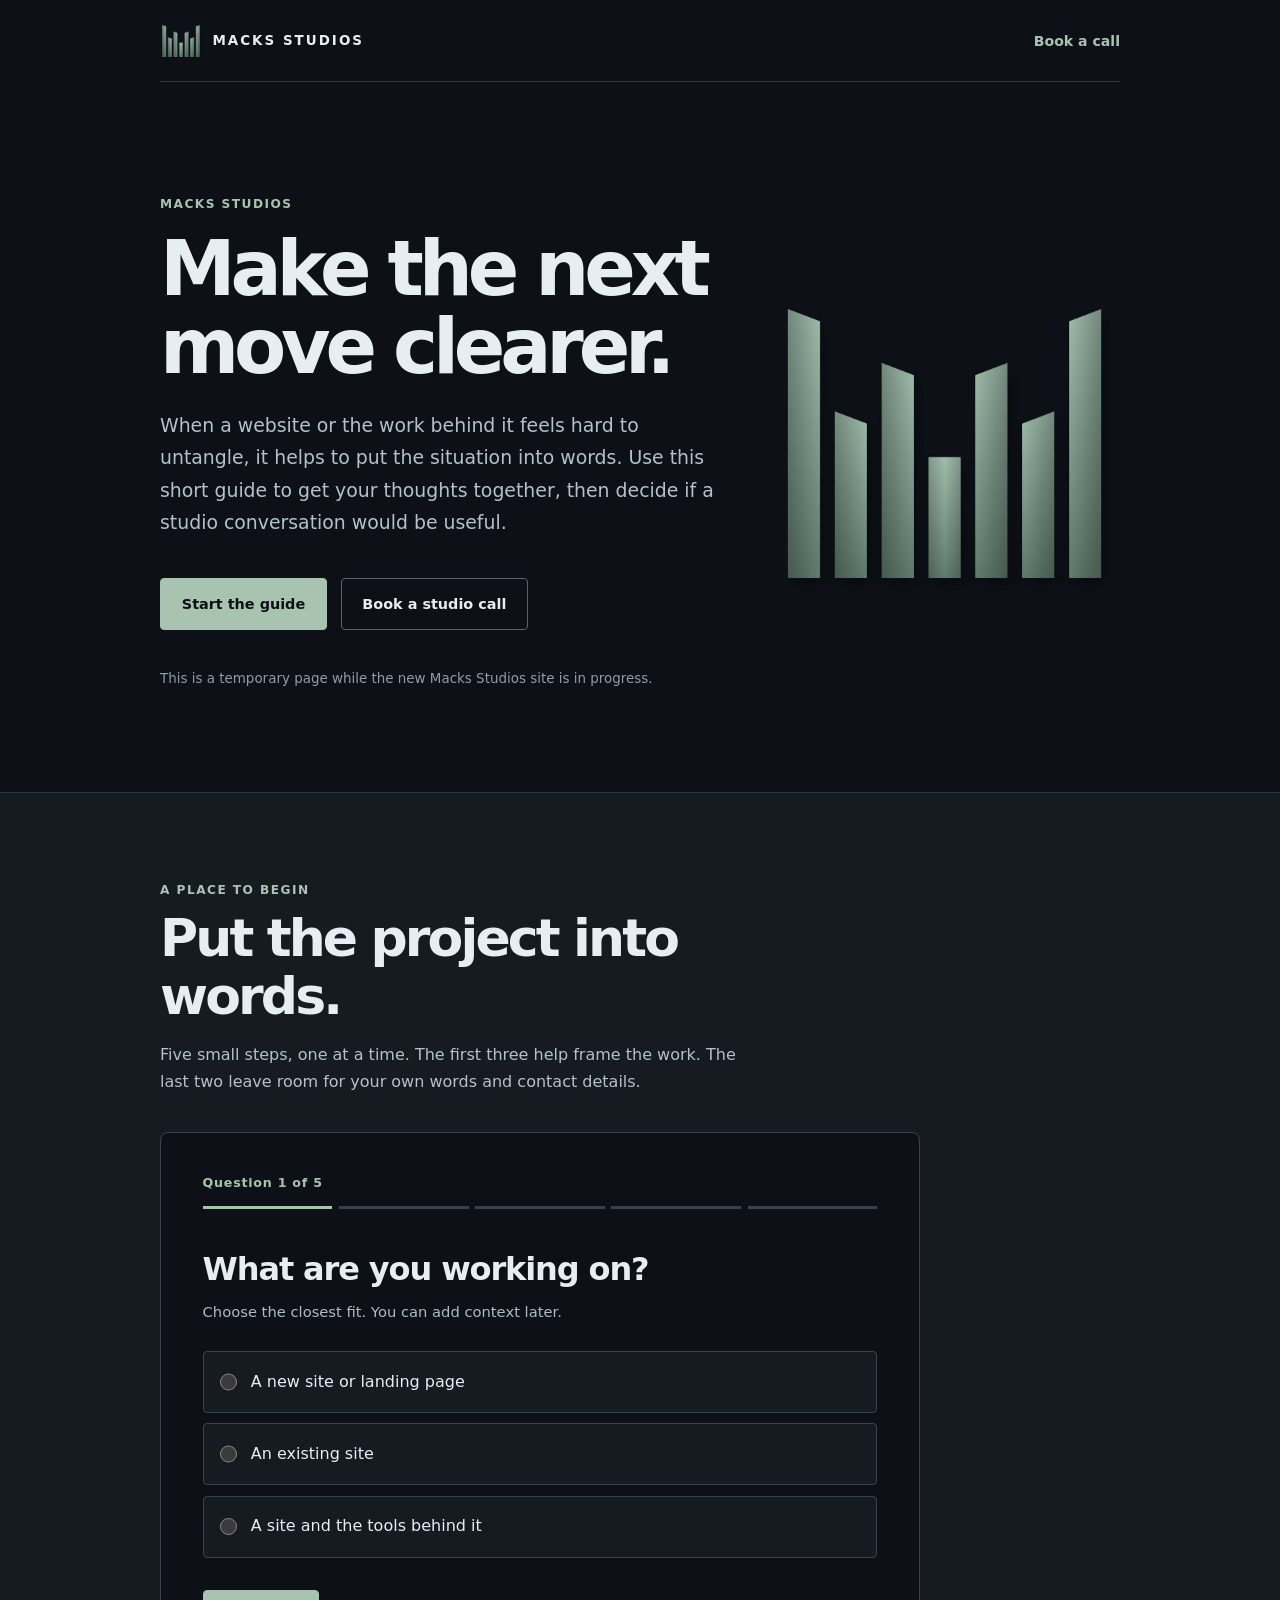
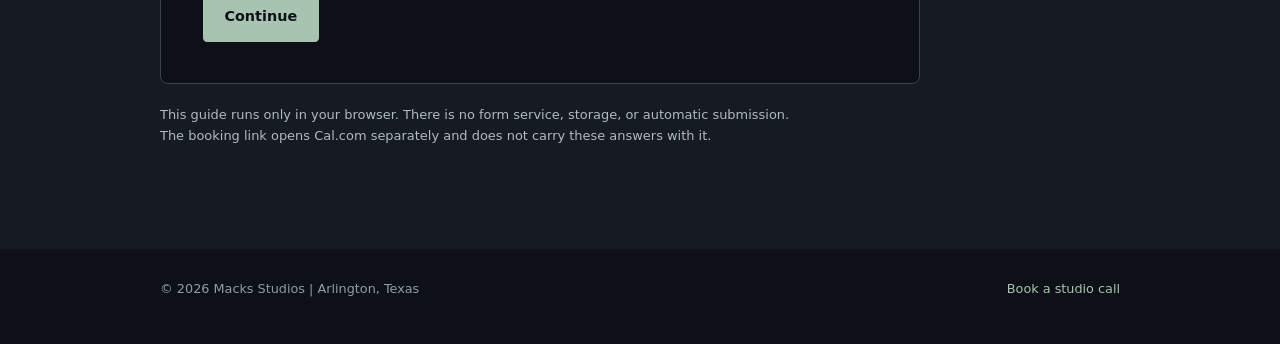
<file: archive/phase-1-originals/index.html>
<!doctype html>
<html lang="en">
  <head>
    <meta charset="utf-8" />
    <meta name="viewport" content="width=device-width, initial-scale=1" />
    <meta name="robots" content="noindex, nofollow" />
    <meta name="theme-color" content="#0d1017" />
    <meta name="description" content="Macks Studios helps clarify website and digital work. Put your project into words, then book a studio conversation." />
    <title>Macks Studios | Start a conversation</title>
    <style>
      :root {
        color-scheme: dark;
        --mark-image: url("[data-uri]");
        font-family: Inter, ui-sans-serif, system-ui, -apple-system, BlinkMacSystemFont, "Segoe UI", sans-serif;
        background: #0d1017;
        color: #e6edf3;
        font-synthesis: none;
      }
      * { box-sizing: border-box; }
      html { scroll-behavior: smooth; }
      body { min-width: 320px; margin: 0; }
      a { color: inherit; }
      button, input, textarea { font: inherit; }
      :focus-visible { outline: 3px solid #a8c4b0; outline-offset: 4px; }
      [hidden] { display: none !important; }
      .shell { width: min(100% - 3rem, 960px); margin-inline: auto; }
      .site-header { display: flex; align-items: center; justify-content: space-between; gap: 1rem; min-height: 82px; border-bottom: 1px solid #30363d; }
      .wordmark { display: inline-flex; align-items: center; gap: .65rem; min-height: 44px; font-size: .84rem; font-weight: 800; letter-spacing: .15em; text-decoration: none; white-space: nowrap; }
      .brand-mark { flex: none; width: 42px; aspect-ratio: 1; background-image: var(--mark-image); background-position: center; background-size: cover; }
      .header-link { display: inline-flex; align-items: center; min-height: 44px; color: #a8c4b0; font-size: .88rem; font-weight: 650; text-decoration: none; }
      .header-link:hover, .footer-link:hover { text-decoration: underline; text-underline-offset: .25em; }
      .eyebrow { margin: 0; color: #a8c4b0; font-size: .76rem; font-weight: 750; letter-spacing: .12em; text-transform: uppercase; }
      h1, h2, h3, p { overflow-wrap: break-word; }
      h1 { max-width: 800px; margin: 1.2rem 0 1.5rem; font-size: clamp(3rem, 7vw, 4.75rem); font-weight: 700; letter-spacing: -.068em; line-height: 1.02; }
      h2 { margin: .75rem 0 1rem; font-size: clamp(2rem, 4.5vw, 3.25rem); font-weight: 650; letter-spacing: -.055em; line-height: 1.12; }
      h3 { margin: 0; font-size: clamp(1.5rem, 3vw, 2rem); font-weight: 650; letter-spacing: -.035em; line-height: 1.25; }
      .lede { max-width: 650px; margin: 0; color: #b5c1ca; font-size: clamp(1.04rem, 2vw, 1.18rem); line-height: 1.7; }
      .button { display: inline-flex; align-items: center; justify-content: center; min-height: 52px; padding: .78rem 1.3rem; border: 1px solid #a8c4b0; border-radius: 4px; background: #a8c4b0; color: #0d1117; font-size: .9rem; font-weight: 750; text-align: center; text-decoration: none; cursor: pointer; transition: background .15s ease, border-color .15s ease; }
      .button:hover { background: #c5dac9; border-color: #c5dac9; }
      .button.secondary { background: transparent; color: #e6edf3; border-color: #58636f; }
      .button.secondary:hover { background: #1e2929; border-color: #a8c4b0; }
      .button.quiet { border-color: transparent; background: transparent; color: #b5c1ca; }
      .button.quiet:hover { color: #e6edf3; background: #202a2d; }
      .hero { display: grid; grid-template-columns: minmax(0, 1.35fr) minmax(280px, .85fr); align-items: center; gap: clamp(1.5rem, 4vw, 3.5rem); padding-block: clamp(4.5rem, 9vw, 7.5rem) clamp(4.5rem, 8vw, 6.5rem); }
      .hero-copy { min-width: 0; }
      .hero-mark { width: 100%; aspect-ratio: 1; background-image: var(--mark-image); background-position: center; background-size: cover; }
      .hero-actions { display: flex; flex-wrap: wrap; gap: .85rem; margin-top: 2.5rem; }
      .hero-note { margin: 2.4rem 0 0; color: #8f9da7; font-size: .84rem; line-height: 1.6; }
      .guide-wrap { border-top: 1px solid #30363d; background: #161b22; }
      .guide { padding-block: clamp(4rem, 7vw, 6rem) clamp(4.5rem, 8vw, 7rem); }
      .guide-intro { max-width: 710px; }
      .guide-intro p:last-child { max-width: 600px; margin: 0; color: #b5c1ca; line-height: 1.7; }
      .guide-card { max-width: 760px; min-height: 480px; margin-top: 2.3rem; padding: clamp(1.3rem, 4vw, 2.6rem); border: 1px solid #3a444d; border-radius: 8px; background: #0d1117; }
      .progress-row { display: flex; align-items: center; justify-content: space-between; gap: 1rem; margin-bottom: 1rem; }
      .progress-label { margin: 0; color: #a8c4b0; font-size: .79rem; font-weight: 750; letter-spacing: .06em; }
      .progress-track { display: grid; grid-template-columns: repeat(5, 1fr); gap: .4rem; margin: 0 0 2.5rem; }
      .progress-track span { height: 3px; background: #3a444d; }
      .progress-track span.active { background: #a8c4b0; }
      fieldset { min-width: 0; margin: 0; padding: 0; border: 0; }
      legend { width: 100%; margin-bottom: .7rem; padding: 0; font-size: clamp(1.5rem, 3vw, 2rem); font-weight: 650; letter-spacing: -.035em; line-height: 1.25; }
      .field-help { max-width: 610px; margin: 0 0 1.7rem; color: #aebac4; font-size: .92rem; line-height: 1.6; }
      .option-list { display: grid; gap: .65rem; }
      .option { display: flex; align-items: center; gap: .85rem; min-height: 62px; padding: .9rem 1rem; border: 1px solid #3a444d; border-radius: 4px; background: #161b22; color: #e6edf3; cursor: pointer; line-height: 1.4; }
      .option:hover, .option:has(input:checked) { border-color: #a8c4b0; }
      .option:has(input:checked) { background: #1b2928; }
      .option input { flex: none; width: 1.1rem; height: 1.1rem; margin: 0; accent-color: #a8c4b0; }
      .field-label { display: block; margin: 0 0 .45rem; color: #e6edf3; font-size: .89rem; font-weight: 650; }
      .text-field { display: block; width: 100%; min-height: 50px; padding: .75rem .85rem; border: 1px solid #58636f; border-radius: 4px; background: #161b22; color: #e6edf3; }
      .text-field:focus { border-color: #a8c4b0; }
      textarea.text-field { min-height: 150px; resize: vertical; line-height: 1.55; }
      .contact-fields { display: grid; gap: 1.3rem; max-width: 580px; }
      .field-note { color: #8f9da7; font-weight: 400; }
      .error { margin: 1rem 0 0; color: #e9b6c5; font-size: .88rem; line-height: 1.5; }
      .guide-actions { display: flex; flex-wrap: wrap; gap: .65rem; margin-top: 2rem; }
      .privacy-note { max-width: 650px; margin: 1.3rem 0 0; color: #aebac4; font-size: .81rem; line-height: 1.6; }
      .review-intro { max-width: 610px; margin: .65rem 0 1.5rem; color: #b5c1ca; line-height: 1.65; }
      .review-summary { min-height: 215px !important; }
      .review-actions { display: flex; flex-wrap: wrap; gap: .7rem; margin-top: 1.2rem; }
      .copy-status { min-height: 1.3em; margin: .9rem 0 0; color: #a8c4b0; font-size: .84rem; }
      .site-footer { display: flex; flex-wrap: wrap; justify-content: space-between; gap: .8rem 2rem; padding-block: 2rem 3rem; color: #8f9da7; font-size: .8rem; }
      .footer-link { color: #a8c4b0; text-decoration: none; }
      @media (max-width: 760px) {
        .hero { grid-template-columns: 1fr; gap: 1rem; }
        .hero-mark { grid-row: 1; width: min(100%, 260px); }
        .hero-copy { grid-row: 2; }
      }
      @media (max-width: 560px) {
        .shell { width: min(100% - 2rem, 960px); }
        .site-header { min-height: 70px; }
        .wordmark { font-size: .72rem; }
        .hero { padding-block: 2.8rem 5rem; }
        .hero-actions .button { width: 100%; }
        .guide-card { min-height: 0; }
        .guide-actions .button, .review-actions .button { flex: 1 1 auto; }
      }
      @media (prefers-reduced-motion: reduce) {
        html { scroll-behavior: auto; }
        .button { transition: none; }
      }
    </style>
  </head>
  <body>
    <div class="shell">
      <header class="site-header">
        <a class="wordmark" href="#top" aria-label="Macks Studios, back to top"><span class="brand-mark" aria-hidden="true"></span><span>MACKS STUDIOS</span></a>
        <a class="header-link" href="https://cal.com/macks-studios/studio-discovery">Book a call</a>
      </header>
    </div>
    <main id="top">
      <div class="shell">
        <section class="hero" aria-labelledby="hero-title">
          <div class="hero-copy">
            <p class="eyebrow">Macks Studios</p>
            <h1 id="hero-title">Make the next move clearer.</h1>
            <p class="lede">When a website or the work behind it feels hard to untangle, it helps to put the situation into words. Use this short guide to get your thoughts together, then decide if a studio conversation would be useful.</p>
            <div class="hero-actions">
              <a class="button" href="#start">Start the guide</a>
              <a class="button secondary" href="https://cal.com/macks-studios/studio-discovery">Book a studio call</a>
            </div>
            <p class="hero-note">This is a temporary page while the new Macks Studios site is in progress.</p>
          </div>
          <div class="hero-mark" aria-hidden="true"></div>
        </section>
      </div>
      <section class="guide-wrap" id="start" aria-labelledby="guide-heading">
        <div class="shell guide">
          <div class="guide-intro">
            <p class="eyebrow">A place to begin</p>
            <h2 id="guide-heading">Put the project into words.</h2>
            <p>Five small steps, one at a time. The first three help frame the work. The last two leave room for your own words and contact details.</p>
          </div>
          <div class="guide-card">
            <form id="guide-form" novalidate>
              <div class="progress-row">
                <p class="progress-label" id="progress-label" aria-live="polite">Question 1 of 5</p>
              </div>
              <div class="progress-track" aria-hidden="true">
                <span class="active"></span><span></span><span></span><span></span><span></span>
              </div>
              <fieldset class="step" data-step="0">
                <legend tabindex="-1">What are you working on?</legend>
                <p class="field-help">Choose the closest fit. You can add context later.</p>
                <div class="option-list">
                  <label class="option"><input type="radio" name="project" value="A new site or landing page" /><span>A new site or landing page</span></label>
                  <label class="option"><input type="radio" name="project" value="An existing site" /><span>An existing site</span></label>
                  <label class="option"><input type="radio" name="project" value="A site and the tools behind it" /><span>A site and the tools behind it</span></label>
                </div>
              </fieldset>
              <fieldset class="step" data-step="1" hidden>
                <legend tabindex="-1">What feels most difficult right now?</legend>
                <p class="field-help">Pick the part you would most like to make clearer.</p>
                <div class="option-list">
                  <label class="option"><input type="radio" name="friction" value="Explaining the offer" /><span>Explaining the offer</span></label>
                  <label class="option"><input type="radio" name="friction" value="Helping visitors take the next step" /><span>Helping visitors take the next step</span></label>
                  <label class="option"><input type="radio" name="friction" value="Keeping work and information connected" /><span>Keeping work and information connected</span></label>
                </div>
              </fieldset>
              <fieldset class="step" data-step="2" hidden>
                <legend tabindex="-1">What kind of help would be useful?</legend>
                <p class="field-help">This is a starting preference, not a commitment.</p>
                <div class="option-list">
                  <label class="option"><input type="radio" name="help" value="A clearer plan" /><span>A clearer plan</span></label>
                  <label class="option"><input type="radio" name="help" value="A partner to build" /><span>A partner to build</span></label>
                  <label class="option"><input type="radio" name="help" value="An outside perspective" /><span>An outside perspective</span></label>
                </div>
              </fieldset>
              <fieldset class="step" data-step="3" hidden>
                <legend tabindex="-1">Anything else you want to add?</legend>
                <p class="field-help">Leave this blank if there is nothing else to say.</p>
                <label class="field-label" for="notes">Notes <span class="field-note">(optional)</span></label>
                <textarea class="text-field" id="notes" name="notes" autocomplete="off"></textarea>
              </fieldset>
              <fieldset class="step" data-step="4" hidden>
                <legend tabindex="-1">How can we reach you?</legend>
                <p class="field-help">Your details will be included in a summary you can copy. This HTML draft does not send them to Macks Studios.</p>
                <div class="contact-fields">
                  <div><label class="field-label" for="name">Name</label><input class="text-field" id="name" name="name" type="text" autocomplete="name" maxlength="120" required /></div>
                  <div><label class="field-label" for="business">Business <span class="field-note">(optional)</span></label><input class="text-field" id="business" name="business" type="text" autocomplete="organization" maxlength="160" /></div>
                  <div><label class="field-label" for="email">Email</label><input class="text-field" id="email" name="email" type="email" autocomplete="email" maxlength="254" required /></div>
                </div>
              </fieldset>
              <p class="error" id="step-error" role="alert" hidden></p>
              <div class="guide-actions">
                <button class="button quiet" id="back-button" type="button" hidden>Back</button>
                <button class="button" id="continue-button" type="button">Continue</button>
              </div>
              <noscript><p class="privacy-note">The guide needs JavaScript to show one question at a time. Booking links still work without it.</p></noscript>
            </form>
            <div id="review" hidden>
              <p class="eyebrow">Your notes for a conversation</p>
              <h3 tabindex="-1" id="review-heading">Here is what you shared.</h3>
              <p class="review-intro">Nothing has been submitted or saved by this page. Copy this summary if you want to bring it to a call.</p>
              <label class="field-label" for="summary">Your summary</label>
              <textarea class="text-field review-summary" id="summary" readonly></textarea>
              <div class="review-actions">
                <button class="button" id="copy-button" type="button">Copy summary</button>
                <button class="button secondary" id="edit-button" type="button">Edit answers</button>
                <a class="button secondary" href="https://cal.com/macks-studios/studio-discovery">Book a studio call</a>
              </div>
              <p class="copy-status" id="copy-status" role="status" aria-live="polite"></p>
            </div>
          </div>
          <p class="privacy-note">This guide runs only in your browser. There is no form service, storage, or automatic submission. The booking link opens Cal.com separately and does not carry these answers with it.</p>
        </div>
      </section>
    </main>
    <div class="shell">
      <footer class="site-footer">
        <span>© 2026 Macks Studios | Arlington, Texas</span>
        <a class="footer-link" href="https://cal.com/macks-studios/studio-discovery">Book a studio call</a>
      </footer>
    </div>
    <script>
      (() => {
        const form = document.querySelector('#guide-form');
        const steps = [...form.querySelectorAll('.step')];
        const progress = document.querySelector('#progress-label');
        const segments = [...document.querySelectorAll('.progress-track span')];
        const back = document.querySelector('#back-button');
        const next = document.querySelector('#continue-button');
        const error = document.querySelector('#step-error');
        const review = document.querySelector('#review');
        const summary = document.querySelector('#summary');
        const copyStatus = document.querySelector('#copy-status');
        let currentStep = 0;

        form.addEventListener('submit', (event) => {
          event.preventDefault();
          next.click();
        });

        function showStep(index) {
          currentStep = index;
          steps.forEach((step, position) => { step.hidden = position !== index; });
          segments.forEach((segment, position) => {
            segment.classList.toggle('active', position <= index);
          });
          progress.textContent = `Question ${index + 1} of ${steps.length}`;
          back.hidden = index === 0;
          next.textContent = index === steps.length - 1 ? 'Review answers' : 'Continue';
          error.hidden = true;
          steps[index].querySelector('legend').focus();
        }

        function validStep() {
          if (currentStep < 3) {
            const selected = steps[currentStep].querySelector('input:checked');
            if (selected) return true;
            error.textContent = 'Choose one option to continue.';
            error.hidden = false;
            steps[currentStep].querySelector('input').focus();
            return false;
          }
          if (currentStep === 3) return true;
          const name = form.elements.namedItem('name');
          name.setCustomValidity(name.value.trim() ? '' : 'Enter your name.');
          for (const input of [name, form.elements.namedItem('email')]) {
            if (!input.reportValidity()) {
              input.focus();
              return false;
            }
          }
          return true;
        }

        function selectedText(name) {
          return form.querySelector(`input[name="${name}"]:checked`).value;
        }

        function buildSummary() {
          const lines = [
            'Macks Studios conversation notes',
            '',
            `Working on: ${selectedText('project')}`,
            `Main difficulty: ${selectedText('friction')}`,
            `Useful help: ${selectedText('help')}`
          ];
          const notes = form.elements.namedItem('notes').value.trim();
          if (notes) lines.push(`Notes: ${notes}`);
          lines.push('', `Name: ${form.elements.namedItem('name').value.trim()}`);
          const business = form.elements.namedItem('business').value.trim();
          if (business) lines.push(`Business: ${business}`);
          lines.push(`Email: ${form.elements.namedItem('email').value.trim()}`);
          return lines.join('\n');
        }

        next.addEventListener('click', () => {
          if (!validStep()) return;
          if (currentStep < steps.length - 1) {
            showStep(currentStep + 1);
            return;
          }
          summary.value = buildSummary();
          form.hidden = true;
          review.hidden = false;
          document.querySelector('#review-heading').focus();
        });

        back.addEventListener('click', () => showStep(currentStep - 1));
        form.addEventListener('change', () => { error.hidden = true; });
        form.elements.namedItem('name').addEventListener('input', (event) => {
          event.target.setCustomValidity('');
        });
        document.querySelector('#edit-button').addEventListener('click', () => {
          copyStatus.textContent = '';
          review.hidden = true;
          form.hidden = false;
          showStep(steps.length - 1);
        });
        document.querySelector('#copy-button').addEventListener('click', async () => {
          try {
            await navigator.clipboard.writeText(summary.value);
            copyStatus.textContent = 'Copied to clipboard.';
          } catch {
            summary.focus();
            summary.select();
            copyStatus.textContent = 'Select and copy the highlighted text.';
          }
        });
      })();
    </script>
  </body>
</html>
</file>
